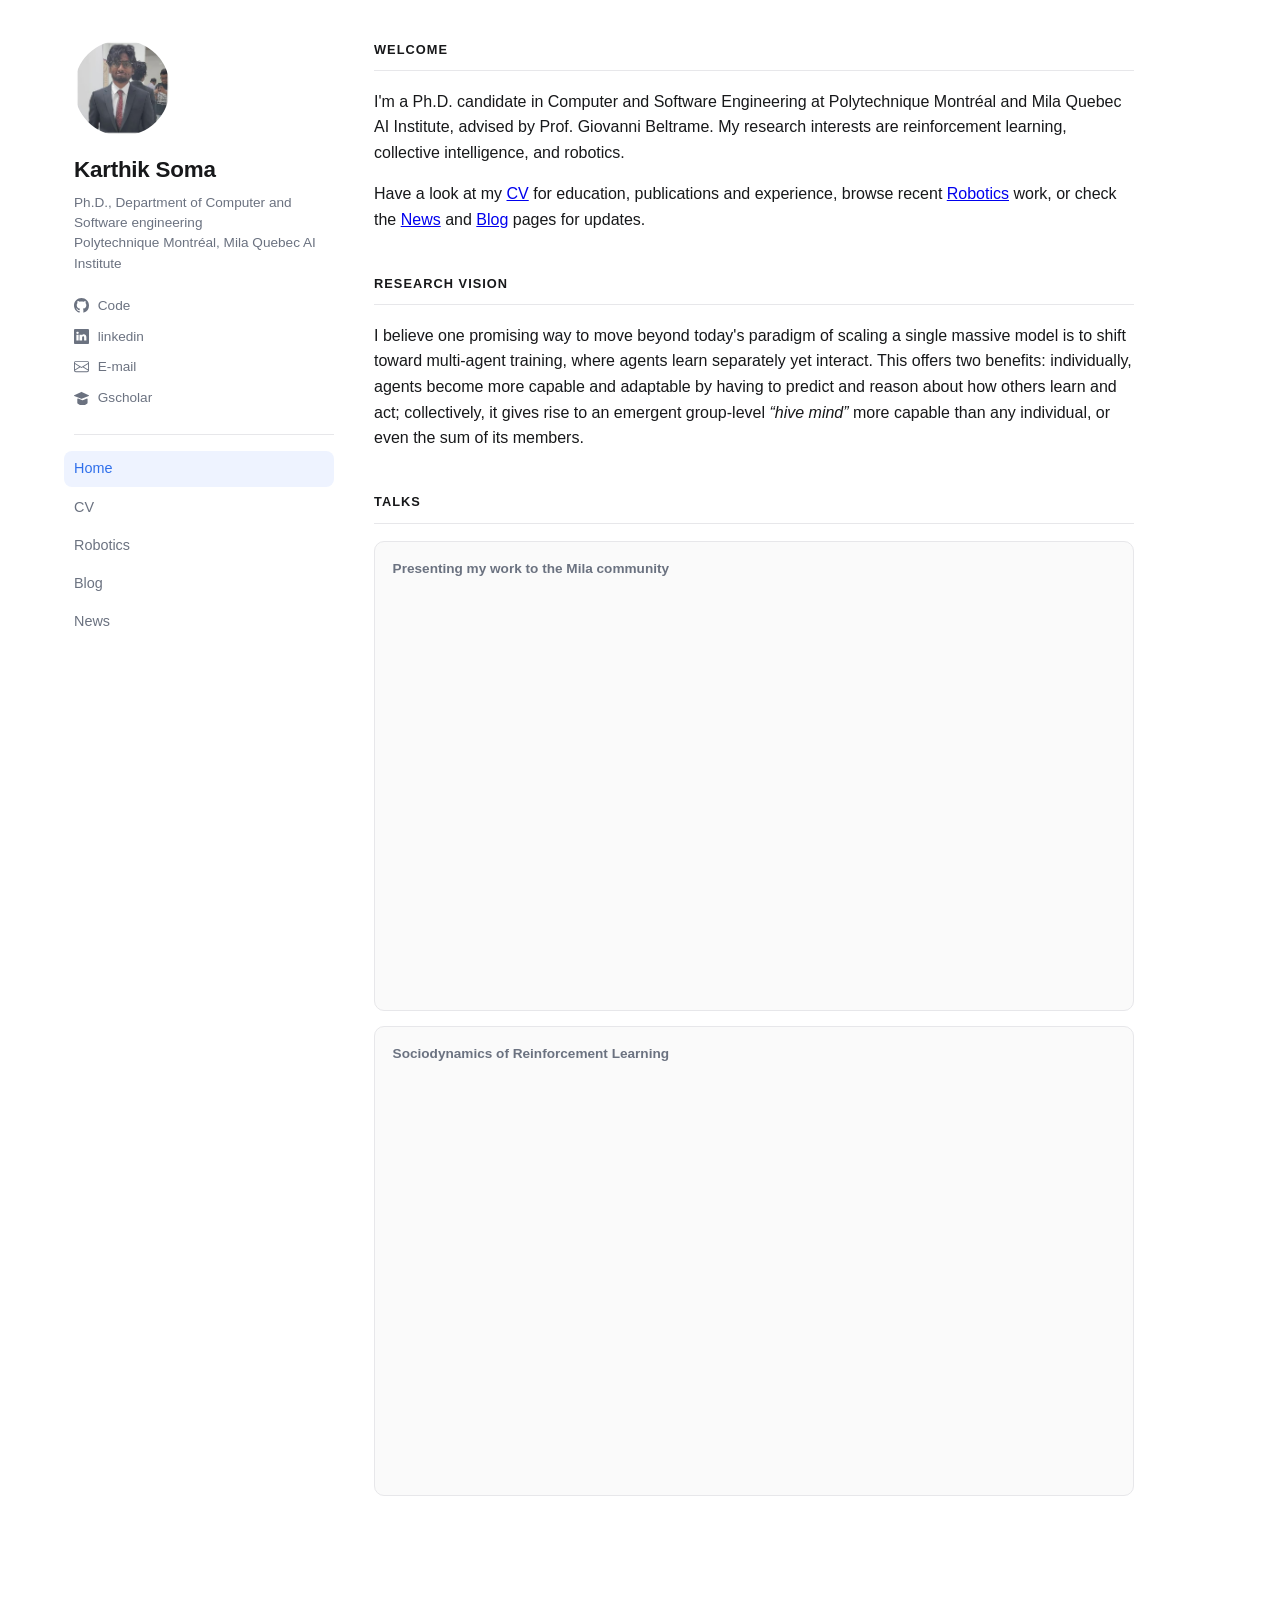
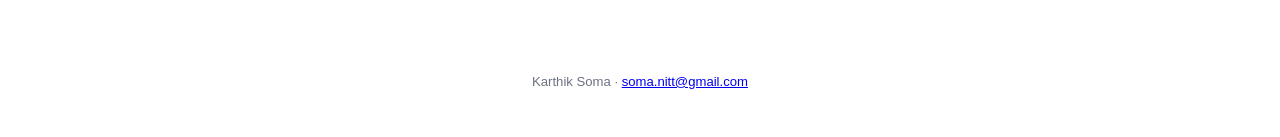
<file: index.html>
<!DOCTYPE html>
<html lang="en">
<head>
<meta charset="UTF-8">
<meta name="viewport" content="width=device-width, initial-scale=1.0">
<title>Karthik Soma</title>
<link rel="stylesheet" href="assets/css/style.css">
</head>
<body>

<div class="page">

<aside class="sidebar">
  <div class="avatar-wrap">
    <img class="avatar" src="assets/img/profile.jpg" alt="Karthik Soma"
         onerror="this.style.display='none'; this.nextElementSibling.style.display='flex';">
    <div class="avatar-fallback">KS</div>
  </div>

  <h1>Karthik Soma</h1>
  <p class="role-line">
    Ph.D., Department of Computer and Software engineering<br>
    Polytechnique Montréal, Mila Quebec AI Institute
  </p>

  <ul class="contact-list">
    <li><a href="https://github.com/karthiksomz">
      <svg viewBox="0 0 16 16"><path d="M8 0C3.58 0 0 3.58 0 8c0 3.54 2.29 6.53 5.47 7.59.4.07.55-.17.55-.38 0-.19-.01-.82-.01-1.49-2.01.37-2.53-.49-2.69-.94-.09-.23-.48-.94-.82-1.13-.28-.15-.68-.52-.01-.53.63-.01 1.08.58 1.23.82.72 1.21 1.87.87 2.33.66.07-.52.28-.87.51-1.07-1.78-.2-3.64-.89-3.64-3.95 0-.87.31-1.59.82-2.15-.08-.2-.36-1.02.08-2.12 0 0 .67-.21 2.2.82.64-.18 1.32-.27 2-.27.68 0 1.36.09 2 .27 1.53-1.04 2.2-.82 2.2-.82.44 1.1.16 1.92.08 2.12.51.56.82 1.27.82 2.15 0 3.07-1.87 3.75-3.65 3.95.29.25.54.73.54 1.48 0 1.07-.01 1.93-.01 2.2 0 .21.15.46.55.38A8.01 8.01 0 0 0 16 8c0-4.42-3.58-8-8-8z"/></svg>
      Code
    </a></li>
    <li><a href="https://www.linkedin.com/in/karthik-soma-b92166162/">
      <svg viewBox="0 0 16 16"><path d="M0 1.146C0 .513.526 0 1.175 0h13.65C15.474 0 16 .513 16 1.146v13.708C16 15.487 15.474 16 14.825 16H1.175C.526 16 0 15.487 0 14.854V1.146zM4.943 12.248V6.169H2.542v6.079h2.401zm-1.2-6.906c.837 0 1.358-.554 1.358-1.248-.015-.709-.52-1.248-1.342-1.248-.822 0-1.359.54-1.359 1.248 0 .694.521 1.248 1.327 1.248h.016zm4.908 6.906V8.884c0-.185.014-.369.068-.5.147-.369.483-.75 1.047-.75.738 0 1.033.56 1.033 1.382v3.232h2.4V8.75c0-2.22-1.185-3.25-2.766-3.25-1.274 0-1.845.7-2.165 1.192v.025h-.017l.017-.025V6.169h-2.4c.03.678 0 6.079 0 6.079h2.4z"/></svg>
      linkedin
    </a></li>
    <li><a href="mailto:soma.nitt@gmail.com">
      <svg viewBox="0 0 16 16"><path d="M0 4a2 2 0 0 1 2-2h12a2 2 0 0 1 2 2v8a2 2 0 0 1-2 2H2a2 2 0 0 1-2-2V4zm2-1a1 1 0 0 0-1 1v.217l7 4.2 7-4.2V4a1 1 0 0 0-1-1H2zm13 2.383-4.708 2.825L15 11.105V5.383zm-.034 6.876-5.64-3.471L8 9.583l-1.326-.795-5.64 3.47A1 1 0 0 0 2 13h12a1 1 0 0 0 .966-.741zM1 11.105l4.708-2.897L1 5.383v5.722z"/></svg>
      E-mail
    </a></li>
    <li><a href="https://scholar.google.ca/citations?user=eJ5jLXoAAAAJ&hl=en">
      <svg viewBox="0 0 16 16"><path d="M8.211 2.047a.5.5 0 0 0-.422 0l-7.5 3.5a.5.5 0 0 0 .017.912l7.5 3a.5.5 0 0 0 .388 0l7.5-3a.5.5 0 0 0 .017-.912l-7.5-3.5zM4.176 9.032a.5.5 0 0 0-.656.478v4.012c0 .834.895 1.291 1.484 1.784 1 .834 2.196 1.194 3.996 1.194s2.997-.36 3.997-1.194c.589-.493 1.484-.95 1.484-1.784V9.51a.5.5 0 0 0-.656-.478l-4.5 1.8a.5.5 0 0 1-.372 0l-4.5-1.8z"/></svg>
      Gscholar
    </a></li>
  </ul>

  <nav class="sidebar-nav">
    <a href="index.html" class="active">Home</a>
    <a href="cv.html">CV</a>
    <a href="demos.html">Robotics</a>
    <a href="blog.html">Blog</a>
    <a href="news.html">News</a>
  </nav>
</aside>

<main>

<section id="intro">
  <h2>Welcome</h2>
  <p>I'm a Ph.D. candidate in Computer and Software Engineering at Polytechnique Montréal and Mila Quebec AI Institute, advised by Prof. Giovanni Beltrame. My research interests are reinforcement learning, collective intelligence, and robotics.</p>
  <p>Have a look at my <a href="cv.html">CV</a> for education, publications and experience, browse recent <a href="demos.html">Robotics</a> work, or check the <a href="news.html">News</a> and <a href="blog.html">Blog</a> pages for updates.</p>
</section>

<section id="vision">
  <h2>Research Vision</h2>
  <p>I believe one promising way to move beyond today's paradigm of scaling a single massive model is to shift toward multi-agent training, where agents learn separately yet interact. This offers two benefits: individually, agents become more capable and adaptable by having to predict and reason about how others learn and act; collectively, it gives rise to an emergent group-level <em>&ldquo;hive mind&rdquo;</em> more capable than any individual, or even the sum of its members.</p>
</section>

<section id="talks">
  <h2>Talks</h2>
  <div class="entry">
    <div class="entry-meta">
      <span><strong>Presenting my work to the Mila community</strong></span>
    </div>
    <div class="video-wrap">
      <div id="mila-talk-player"></div>
    </div>
  </div>

  <div class="entry">
    <div class="entry-meta">
      <span><strong>Sociodynamics of Reinforcement Learning</strong></span>
    </div>
    <div class="video-wrap">
      <iframe src="https://www.youtube.com/embed/dHIXnFE4Jxk"
              title="Sociodynamics of Reinforcement Learning" frameborder="0"
              allow="accelerometer; autoplay; clipboard-write; encrypted-media; gyroscope; picture-in-picture"
              allowfullscreen></iframe>
    </div>
  </div>
</section>

<script src="https://www.youtube.com/iframe_api"></script>
<script>
var milaTalkStart = 3282;
var milaTalkEnd = 4182;
var milaTalkPlayer;
function onYouTubeIframeAPIReady() {
  milaTalkPlayer = new YT.Player('mila-talk-player', {
    videoId: 'PpSpdPhTOsk',
    playerVars: { start: milaTalkStart, end: milaTalkEnd },
    events: {
      onStateChange: function (e) {
        if (e.data === YT.PlayerState.ENDED) {
          milaTalkPlayer.seekTo(milaTalkStart);
          milaTalkPlayer.playVideo();
        }
      }
    }
  });
}
</script>

</main>

</div>

<footer class="site-footer">
  <p>Karthik Soma &middot; <a href="mailto:soma.nitt@gmail.com">soma.nitt@gmail.com</a></p>
</footer>

</body>
</html>
</file>
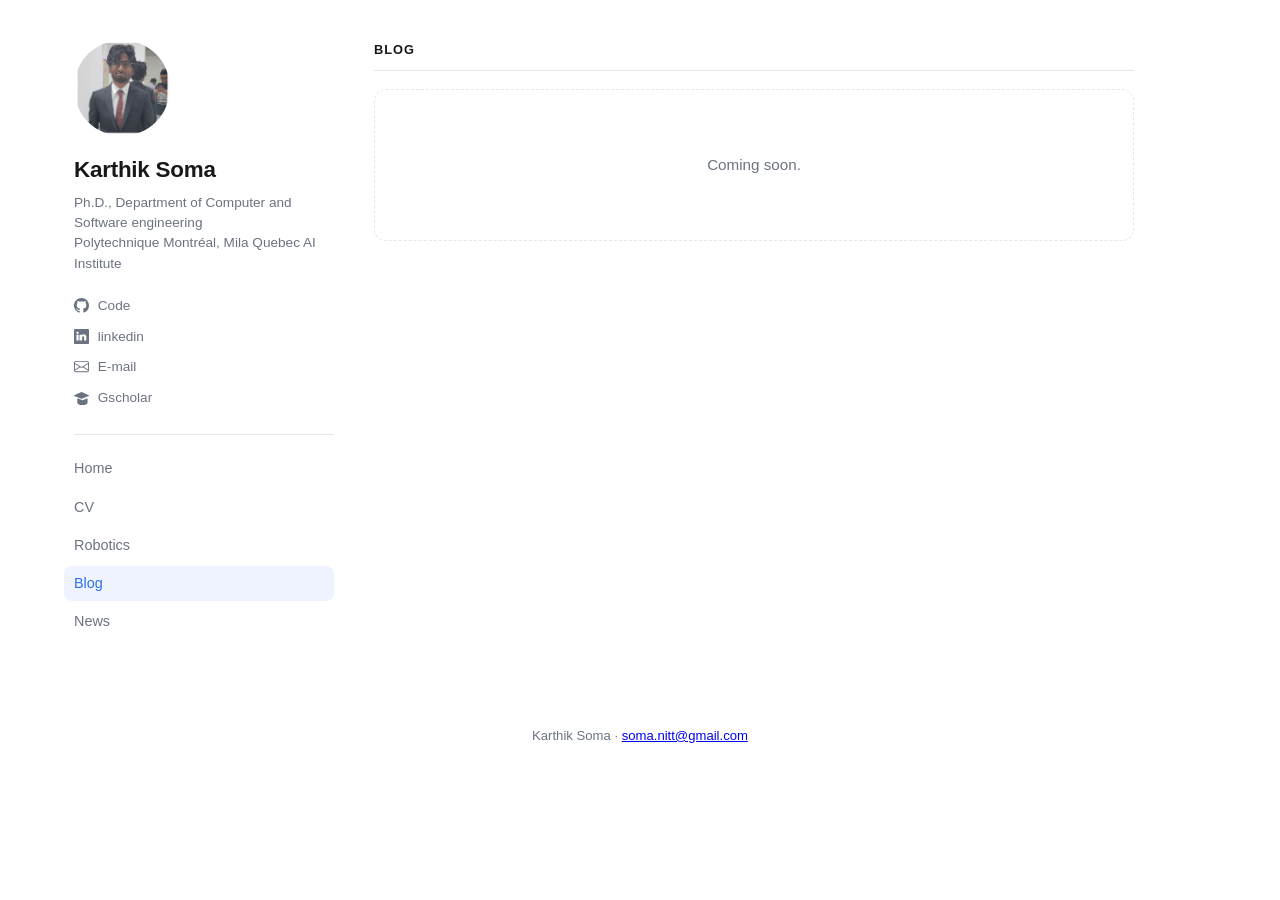
<file: blog.html>
<!DOCTYPE html>
<html lang="en">
<head>
<meta charset="UTF-8">
<meta name="viewport" content="width=device-width, initial-scale=1.0">
<title>Blog - Karthik Soma</title>
<link rel="stylesheet" href="assets/css/style.css">
</head>
<body>

<div class="page">

<aside class="sidebar">
  <div class="avatar-wrap">
    <img class="avatar" src="assets/img/profile.jpg" alt="Karthik Soma"
         onerror="this.style.display='none'; this.nextElementSibling.style.display='flex';">
    <div class="avatar-fallback">KS</div>
  </div>

  <h1>Karthik Soma</h1>
  <p class="role-line">
    Ph.D., Department of Computer and Software engineering<br>
    Polytechnique Montréal, Mila Quebec AI Institute
  </p>

  <ul class="contact-list">
    <li><a href="https://github.com/karthiksomz">
      <svg viewBox="0 0 16 16"><path d="M8 0C3.58 0 0 3.58 0 8c0 3.54 2.29 6.53 5.47 7.59.4.07.55-.17.55-.38 0-.19-.01-.82-.01-1.49-2.01.37-2.53-.49-2.69-.94-.09-.23-.48-.94-.82-1.13-.28-.15-.68-.52-.01-.53.63-.01 1.08.58 1.23.82.72 1.21 1.87.87 2.33.66.07-.52.28-.87.51-1.07-1.78-.2-3.64-.89-3.64-3.95 0-.87.31-1.59.82-2.15-.08-.2-.36-1.02.08-2.12 0 0 .67-.21 2.2.82.64-.18 1.32-.27 2-.27.68 0 1.36.09 2 .27 1.53-1.04 2.2-.82 2.2-.82.44 1.1.16 1.92.08 2.12.51.56.82 1.27.82 2.15 0 3.07-1.87 3.75-3.65 3.95.29.25.54.73.54 1.48 0 1.07-.01 1.93-.01 2.2 0 .21.15.46.55.38A8.01 8.01 0 0 0 16 8c0-4.42-3.58-8-8-8z"/></svg>
      Code
    </a></li>
    <li><a href="https://www.linkedin.com/in/karthik-soma-b92166162/">
      <svg viewBox="0 0 16 16"><path d="M0 1.146C0 .513.526 0 1.175 0h13.65C15.474 0 16 .513 16 1.146v13.708C16 15.487 15.474 16 14.825 16H1.175C.526 16 0 15.487 0 14.854V1.146zM4.943 12.248V6.169H2.542v6.079h2.401zm-1.2-6.906c.837 0 1.358-.554 1.358-1.248-.015-.709-.52-1.248-1.342-1.248-.822 0-1.359.54-1.359 1.248 0 .694.521 1.248 1.327 1.248h.016zm4.908 6.906V8.884c0-.185.014-.369.068-.5.147-.369.483-.75 1.047-.75.738 0 1.033.56 1.033 1.382v3.232h2.4V8.75c0-2.22-1.185-3.25-2.766-3.25-1.274 0-1.845.7-2.165 1.192v.025h-.017l.017-.025V6.169h-2.4c.03.678 0 6.079 0 6.079h2.4z"/></svg>
      linkedin
    </a></li>
    <li><a href="mailto:soma.nitt@gmail.com">
      <svg viewBox="0 0 16 16"><path d="M0 4a2 2 0 0 1 2-2h12a2 2 0 0 1 2 2v8a2 2 0 0 1-2 2H2a2 2 0 0 1-2-2V4zm2-1a1 1 0 0 0-1 1v.217l7 4.2 7-4.2V4a1 1 0 0 0-1-1H2zm13 2.383-4.708 2.825L15 11.105V5.383zm-.034 6.876-5.64-3.471L8 9.583l-1.326-.795-5.64 3.47A1 1 0 0 0 2 13h12a1 1 0 0 0 .966-.741zM1 11.105l4.708-2.897L1 5.383v5.722z"/></svg>
      E-mail
    </a></li>
    <li><a href="https://scholar.google.ca/citations?user=eJ5jLXoAAAAJ&hl=en">
      <svg viewBox="0 0 16 16"><path d="M8.211 2.047a.5.5 0 0 0-.422 0l-7.5 3.5a.5.5 0 0 0 .017.912l7.5 3a.5.5 0 0 0 .388 0l7.5-3a.5.5 0 0 0 .017-.912l-7.5-3.5zM4.176 9.032a.5.5 0 0 0-.656.478v4.012c0 .834.895 1.291 1.484 1.784 1 .834 2.196 1.194 3.996 1.194s2.997-.36 3.997-1.194c.589-.493 1.484-.95 1.484-1.784V9.51a.5.5 0 0 0-.656-.478l-4.5 1.8a.5.5 0 0 1-.372 0l-4.5-1.8z"/></svg>
      Gscholar
    </a></li>
  </ul>

  <nav class="sidebar-nav">
    <a href="index.html">Home</a>
    <a href="cv.html">CV</a>
    <a href="demos.html">Robotics</a>
    <a href="blog.html" class="active">Blog</a>
    <a href="news.html">News</a>
  </nav>
</aside>

<main>
<section>
  <h2>Blog</h2>
  <div class="placeholder-box">
    <p>Coming soon.</p>
  </div>
</section>
</main>

</div>

<footer class="site-footer">
  <p>Karthik Soma &middot; <a href="mailto:soma.nitt@gmail.com">soma.nitt@gmail.com</a></p>
</footer>

</body>
</html>
</file>
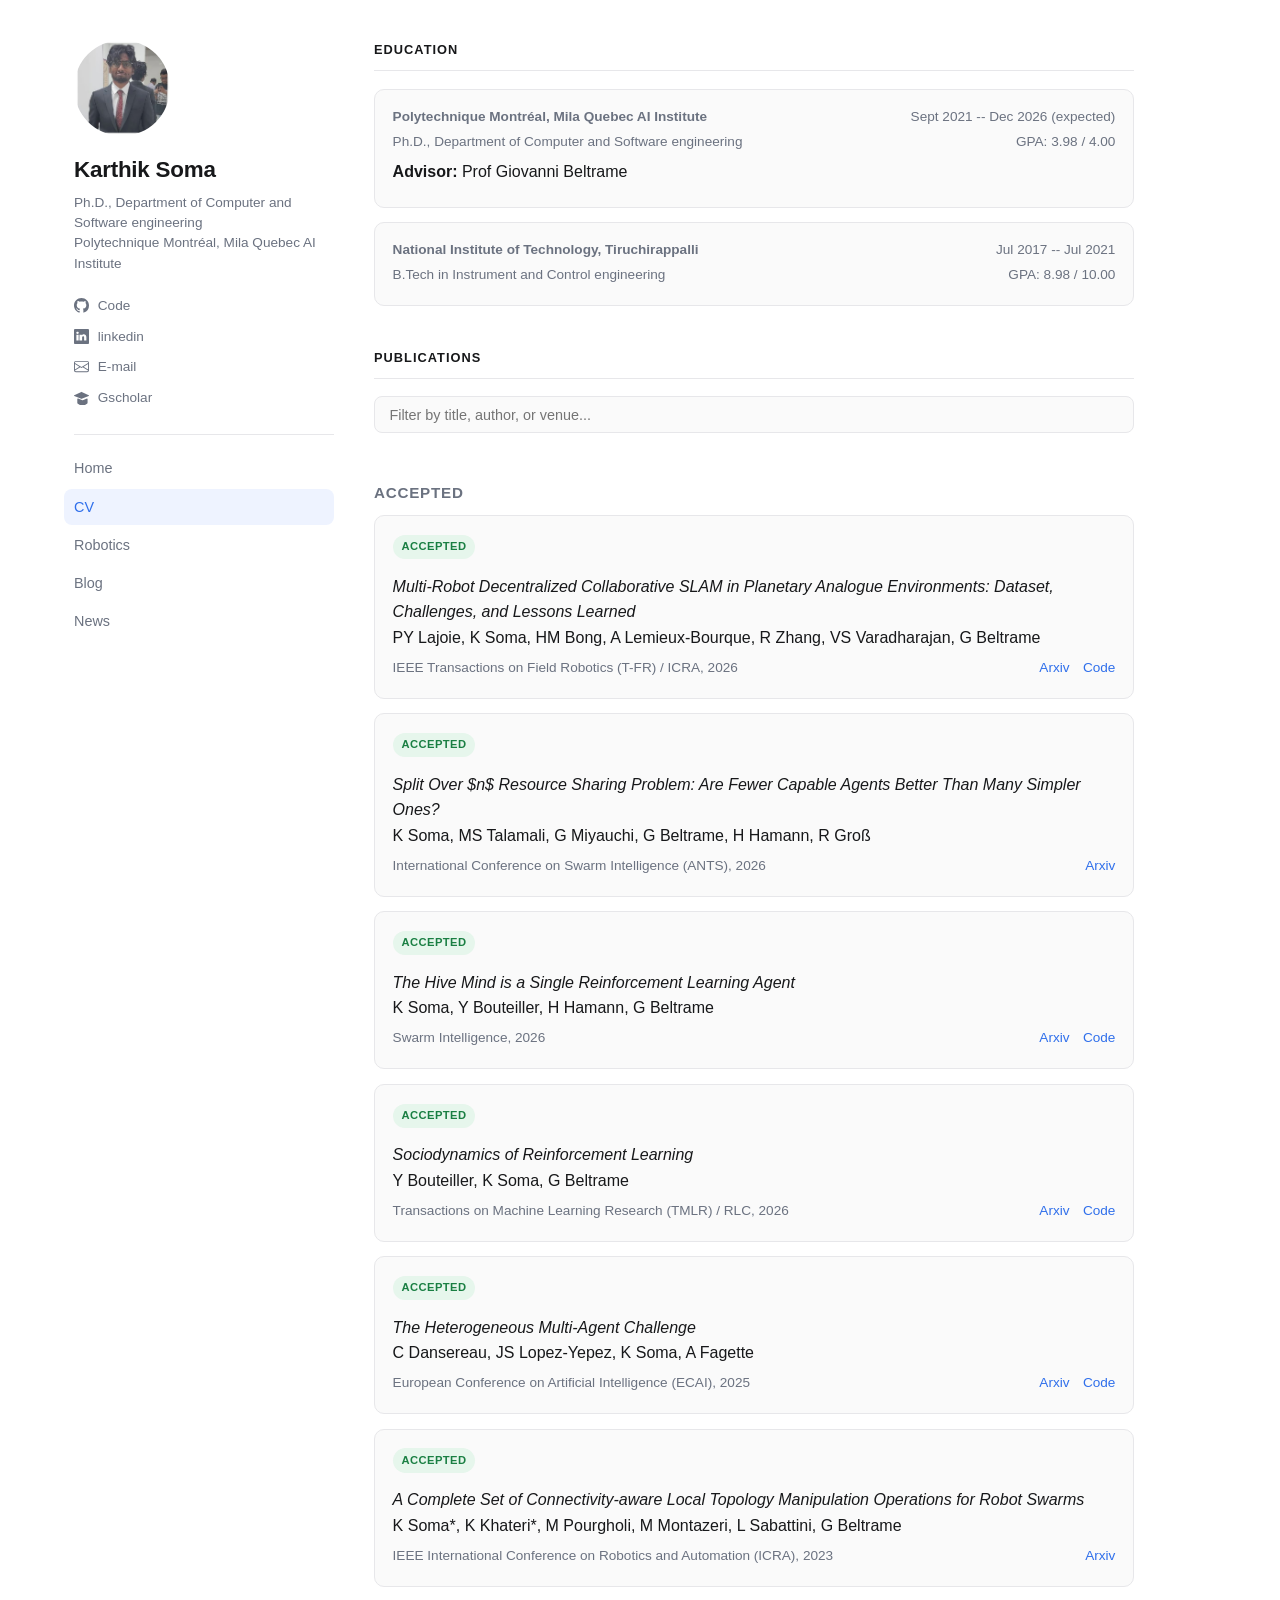
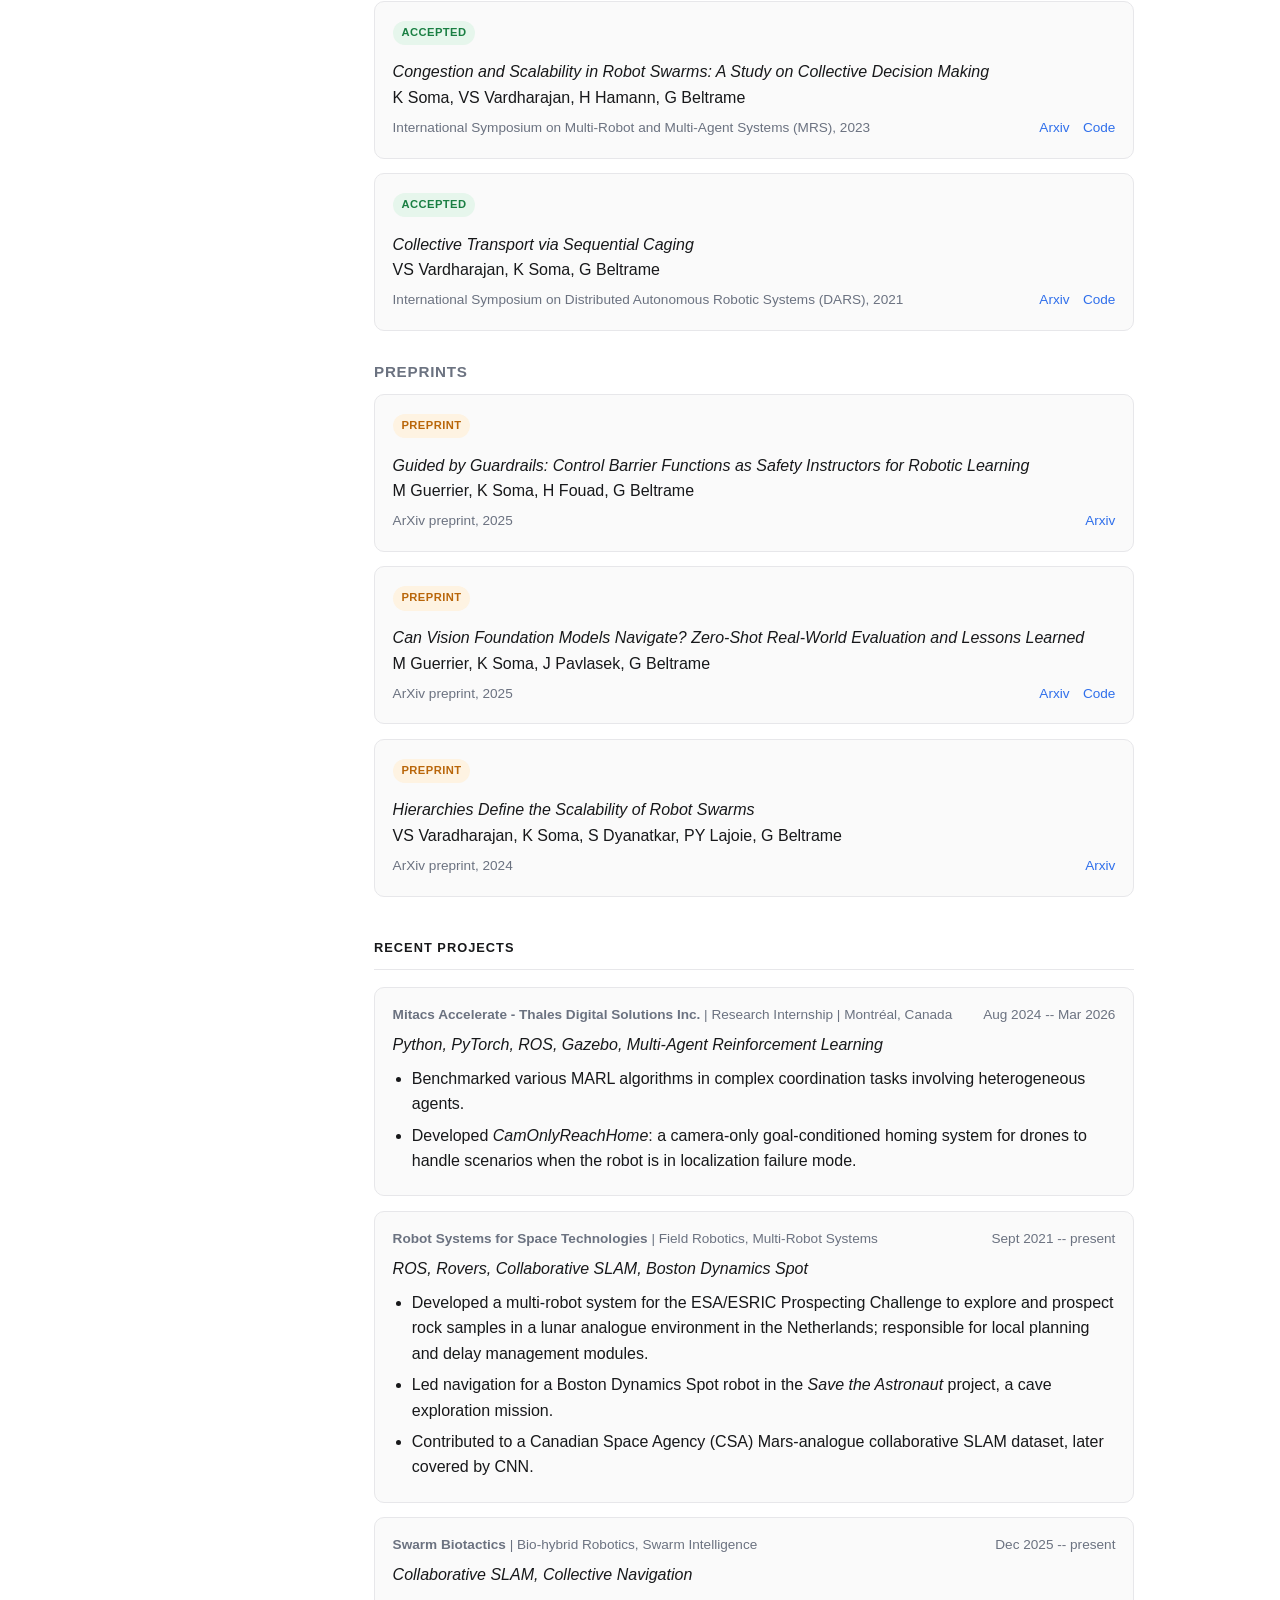
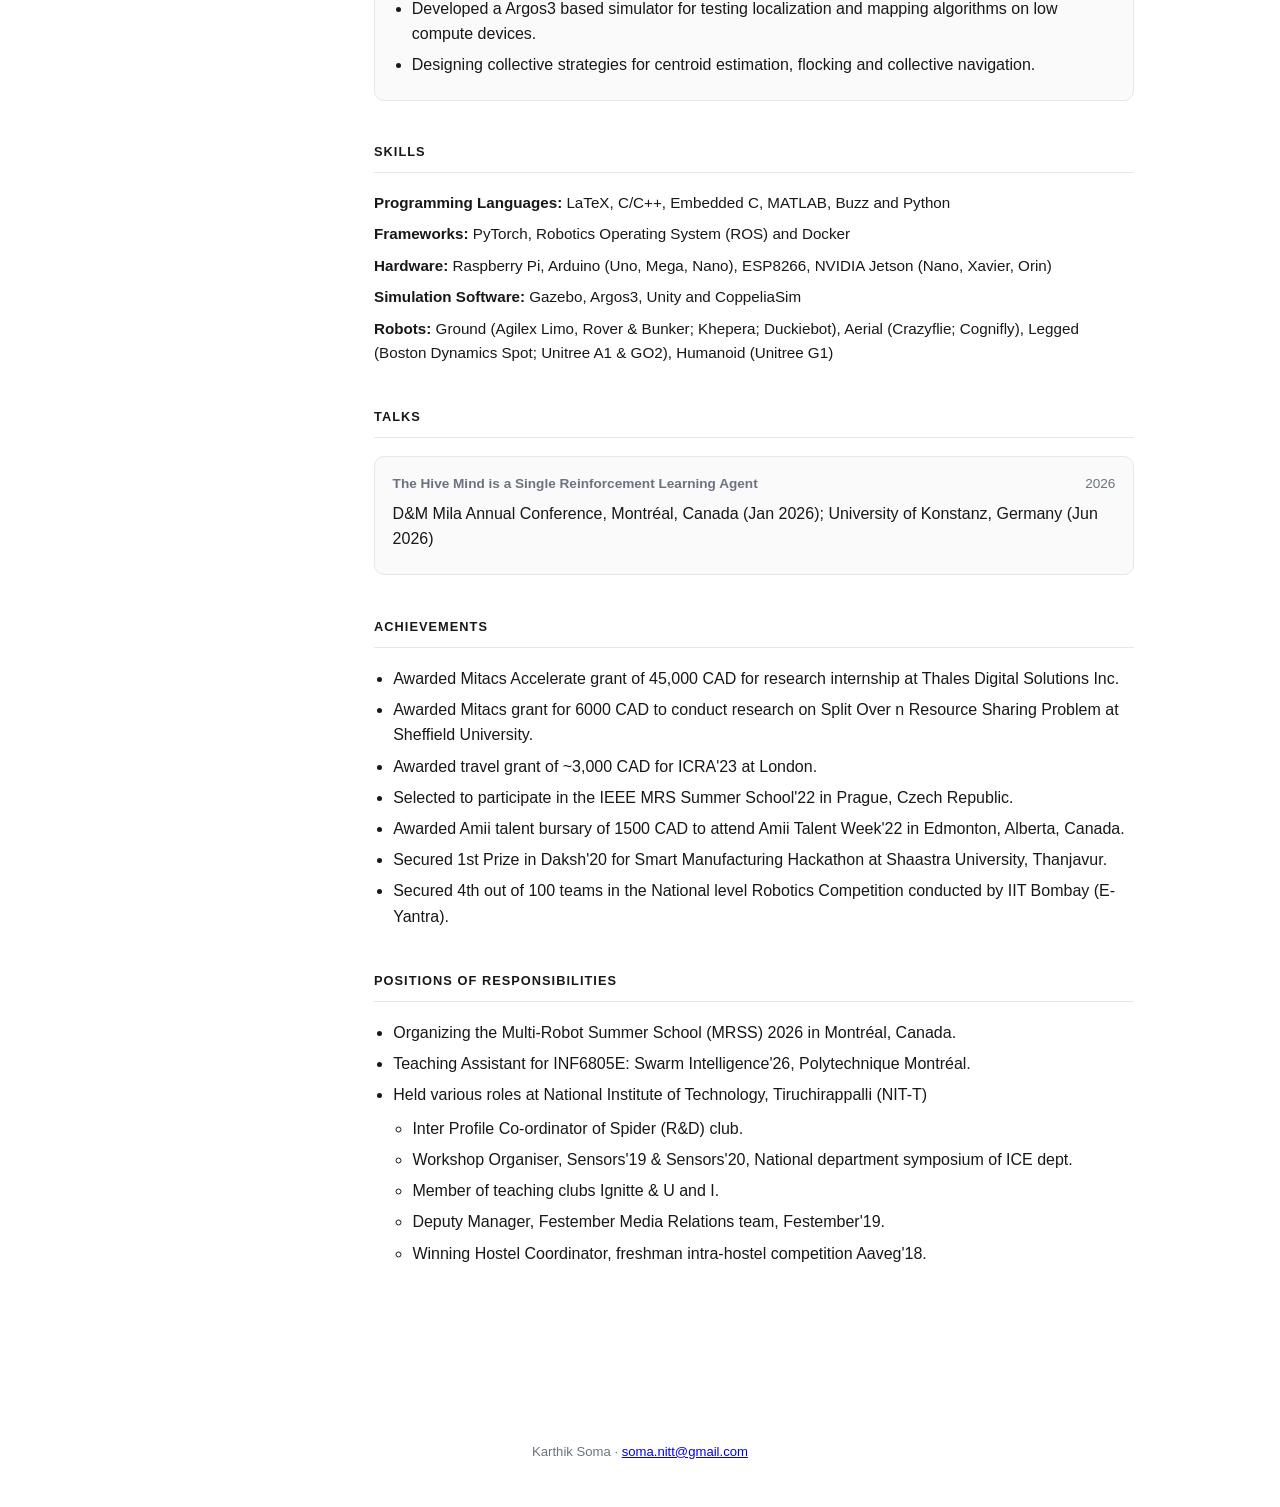
<file: cv.html>
<!DOCTYPE html>
<html lang="en">
<head>
<meta charset="UTF-8">
<meta name="viewport" content="width=device-width, initial-scale=1.0">
<title>CV - Karthik Soma</title>
<link rel="stylesheet" href="assets/css/style.css">
</head>
<body>

<div class="page">

<aside class="sidebar">
  <div class="avatar-wrap">
    <img class="avatar" src="assets/img/profile.jpg" alt="Karthik Soma"
         onerror="this.style.display='none'; this.nextElementSibling.style.display='flex';">
    <div class="avatar-fallback">KS</div>
  </div>

  <h1>Karthik Soma</h1>
  <p class="role-line">
    Ph.D., Department of Computer and Software engineering<br>
    Polytechnique Montréal, Mila Quebec AI Institute
  </p>

  <ul class="contact-list">
    <li><a href="https://github.com/karthiksomz">
      <svg viewBox="0 0 16 16"><path d="M8 0C3.58 0 0 3.58 0 8c0 3.54 2.29 6.53 5.47 7.59.4.07.55-.17.55-.38 0-.19-.01-.82-.01-1.49-2.01.37-2.53-.49-2.69-.94-.09-.23-.48-.94-.82-1.13-.28-.15-.68-.52-.01-.53.63-.01 1.08.58 1.23.82.72 1.21 1.87.87 2.33.66.07-.52.28-.87.51-1.07-1.78-.2-3.64-.89-3.64-3.95 0-.87.31-1.59.82-2.15-.08-.2-.36-1.02.08-2.12 0 0 .67-.21 2.2.82.64-.18 1.32-.27 2-.27.68 0 1.36.09 2 .27 1.53-1.04 2.2-.82 2.2-.82.44 1.1.16 1.92.08 2.12.51.56.82 1.27.82 2.15 0 3.07-1.87 3.75-3.65 3.95.29.25.54.73.54 1.48 0 1.07-.01 1.93-.01 2.2 0 .21.15.46.55.38A8.01 8.01 0 0 0 16 8c0-4.42-3.58-8-8-8z"/></svg>
      Code
    </a></li>
    <li><a href="https://www.linkedin.com/in/karthik-soma-b92166162/">
      <svg viewBox="0 0 16 16"><path d="M0 1.146C0 .513.526 0 1.175 0h13.65C15.474 0 16 .513 16 1.146v13.708C16 15.487 15.474 16 14.825 16H1.175C.526 16 0 15.487 0 14.854V1.146zM4.943 12.248V6.169H2.542v6.079h2.401zm-1.2-6.906c.837 0 1.358-.554 1.358-1.248-.015-.709-.52-1.248-1.342-1.248-.822 0-1.359.54-1.359 1.248 0 .694.521 1.248 1.327 1.248h.016zm4.908 6.906V8.884c0-.185.014-.369.068-.5.147-.369.483-.75 1.047-.75.738 0 1.033.56 1.033 1.382v3.232h2.4V8.75c0-2.22-1.185-3.25-2.766-3.25-1.274 0-1.845.7-2.165 1.192v.025h-.017l.017-.025V6.169h-2.4c.03.678 0 6.079 0 6.079h2.4z"/></svg>
      linkedin
    </a></li>
    <li><a href="mailto:soma.nitt@gmail.com">
      <svg viewBox="0 0 16 16"><path d="M0 4a2 2 0 0 1 2-2h12a2 2 0 0 1 2 2v8a2 2 0 0 1-2 2H2a2 2 0 0 1-2-2V4zm2-1a1 1 0 0 0-1 1v.217l7 4.2 7-4.2V4a1 1 0 0 0-1-1H2zm13 2.383-4.708 2.825L15 11.105V5.383zm-.034 6.876-5.64-3.471L8 9.583l-1.326-.795-5.64 3.47A1 1 0 0 0 2 13h12a1 1 0 0 0 .966-.741zM1 11.105l4.708-2.897L1 5.383v5.722z"/></svg>
      E-mail
    </a></li>
    <li><a href="https://scholar.google.ca/citations?user=eJ5jLXoAAAAJ&hl=en">
      <svg viewBox="0 0 16 16"><path d="M8.211 2.047a.5.5 0 0 0-.422 0l-7.5 3.5a.5.5 0 0 0 .017.912l7.5 3a.5.5 0 0 0 .388 0l7.5-3a.5.5 0 0 0 .017-.912l-7.5-3.5zM4.176 9.032a.5.5 0 0 0-.656.478v4.012c0 .834.895 1.291 1.484 1.784 1 .834 2.196 1.194 3.996 1.194s2.997-.36 3.997-1.194c.589-.493 1.484-.95 1.484-1.784V9.51a.5.5 0 0 0-.656-.478l-4.5 1.8a.5.5 0 0 1-.372 0l-4.5-1.8z"/></svg>
      Gscholar
    </a></li>
  </ul>

  <nav class="sidebar-nav">
    <a href="index.html">Home</a>
    <a href="cv.html" class="active">CV</a>
    <a href="demos.html">Robotics</a>
    <a href="blog.html">Blog</a>
    <a href="news.html">News</a>
  </nav>
</aside>

<main>

<section id="education">
  <h2>Education</h2>

  <div class="entry">
    <div class="entry-meta">
      <span><strong>Polytechnique Montréal, Mila Quebec AI Institute</strong></span>
      <span>Sept 2021 -- Dec 2026 (expected)</span>
    </div>
    <div class="entry-meta">
      <span>Ph.D., Department of Computer and Software engineering</span>
      <span>GPA: 3.98 / 4.00</span>
    </div>
    <p><strong>Advisor:</strong> Prof Giovanni Beltrame</p>
  </div>

  <div class="entry">
    <div class="entry-meta">
      <span><strong>National Institute of Technology, Tiruchirappalli</strong></span>
      <span>Jul 2017 -- Jul 2021</span>
    </div>
    <div class="entry-meta">
      <span>B.Tech in Instrument and Control engineering</span>
      <span>GPA: 8.98 / 10.00</span>
    </div>
  </div>
</section>

<section id="publications">
  <h2>Publications</h2>

  <input type="text" class="pub-filter" placeholder="Filter by title, author, or venue..." oninput="filterPubs(this.value)">

  <h3 class="entry-title">Accepted</h3>

  <div class="entry" data-pub>
    <span class="tag tag-accepted">Accepted</span>
    <p><em>Multi-Robot Decentralized Collaborative SLAM in Planetary Analogue Environments: Dataset, Challenges, and Lessons Learned</em><br>
    PY Lajoie, K Soma, HM Bong, A Lemieux-Bourque, R Zhang, VS Varadharajan, G Beltrame</p>
    <div class="entry-meta">
      <span>IEEE Transactions on Field Robotics (T-FR) / ICRA, 2026</span>
      <span class="pub-links">
        <a href="https://arxiv.org/abs/2601.21063">Arxiv</a>
        <a href="https://github.com/MISTLab/Mars_Analogue_CSLAM_Dataset">Code</a>
      </span>
    </div>
  </div>

  <div class="entry" data-pub>
    <span class="tag tag-accepted">Accepted</span>
    <p><em>Split Over $n$ Resource Sharing Problem: Are Fewer Capable Agents Better Than Many Simpler Ones?</em><br>
    K Soma, MS Talamali, G Miyauchi, G Beltrame, H Hamann, R Groß</p>
    <div class="entry-meta">
      <span>International Conference on Swarm Intelligence (ANTS), 2026</span>
      <span class="pub-links"><a href="https://arxiv.org/abs/2604.26374">Arxiv</a></span>
    </div>
  </div>

  <div class="entry" data-pub>
    <span class="tag tag-accepted">Accepted</span>
    <p><em>The Hive Mind is a Single Reinforcement Learning Agent</em><br>
    K Soma, Y Bouteiller, H Hamann, G Beltrame</p>
    <div class="entry-meta">
      <span>Swarm Intelligence, 2026</span>
      <span class="pub-links">
        <a href="https://arxiv.org/abs/2410.17517">Arxiv</a>
        <a href="https://github.com/MISTLab/HiveMindRL">Code</a>
      </span>
    </div>
  </div>

  <div class="entry" data-pub>
    <span class="tag tag-accepted">Accepted</span>
    <p><em>Sociodynamics of Reinforcement Learning</em><br>
    Y Bouteiller, K Soma, G Beltrame</p>
    <div class="entry-meta">
      <span>Transactions on Machine Learning Research (TMLR) / RLC, 2026</span>
      <span class="pub-links">
        <a href="https://arxiv.org/abs/2410.17466">Arxiv</a>
        <a href="https://github.com/MISTLab/RL-societies">Code</a>
      </span>
    </div>
  </div>

  <div class="entry" data-pub>
    <span class="tag tag-accepted">Accepted</span>
    <p><em>The Heterogeneous Multi-Agent Challenge</em><br>
    C Dansereau, JS Lopez-Yepez, K Soma, A Fagette</p>
    <div class="entry-meta">
      <span>European Conference on Artificial Intelligence (ECAI), 2025</span>
      <span class="pub-links">
        <a href="https://arxiv.org/abs/2509.19512">Arxiv</a>
        <a href="https://github.com/ThalesGroup/hemac">Code</a>
      </span>
    </div>
  </div>

  <div class="entry" data-pub>
    <span class="tag tag-accepted">Accepted</span>
    <p><em>A Complete Set of Connectivity-aware Local Topology Manipulation Operations for Robot Swarms</em><br>
    K Soma*, K Khateri*, M Pourgholi, M Montazeri, L Sabattini, G Beltrame</p>
    <div class="entry-meta">
      <span>IEEE International Conference on Robotics and Automation (ICRA), 2023</span>
      <span class="pub-links"><a href="https://arxiv.org/abs/2210.00037">Arxiv</a></span>
    </div>
  </div>

  <div class="entry" data-pub>
    <span class="tag tag-accepted">Accepted</span>
    <p><em>Congestion and Scalability in Robot Swarms: A Study on Collective Decision Making</em><br>
    K Soma, VS Vardharajan, H Hamann, G Beltrame</p>
    <div class="entry-meta">
      <span>International Symposium on Multi-Robot and Multi-Agent Systems (MRS), 2023</span>
      <span class="pub-links">
        <a href="https://arxiv.org/abs/2307.08568">Arxiv</a>
        <a href="https://github.com/MISTLab/Congestion-Scalability">Code</a>
      </span>
    </div>
  </div>

  <div class="entry" data-pub>
    <span class="tag tag-accepted">Accepted</span>
    <p><em>Collective Transport via Sequential Caging</em><br>
    VS Vardharajan, K Soma, G Beltrame</p>
    <div class="entry-meta">
      <span>International Symposium on Distributed Autonomous Robotic Systems (DARS), 2021</span>
      <span class="pub-links">
        <a href="https://arxiv.org/abs/2106.03132">Arxiv</a>
        <a href="https://github.com/MISTLab/SwarmHaul">Code</a>
      </span>
    </div>
  </div>

  <h3 class="entry-title">Preprints</h3>

  <div class="entry" data-pub>
    <span class="tag tag-preprint">Preprint</span>
    <p><em>Guided by Guardrails: Control Barrier Functions as Safety Instructors for Robotic Learning</em><br>
    M Guerrier, K Soma, H Fouad, G Beltrame</p>
    <div class="entry-meta">
      <span>ArXiv preprint, 2025</span>
      <span class="pub-links"><a href="https://arxiv.org/abs/2505.18858">Arxiv</a></span>
    </div>
  </div>

  <div class="entry" data-pub>
    <span class="tag tag-preprint">Preprint</span>
    <p><em>Can Vision Foundation Models Navigate? Zero-Shot Real-World Evaluation and Lessons Learned</em><br>
    M Guerrier, K Soma, J Pavlasek, G Beltrame</p>
    <div class="entry-meta">
      <span>ArXiv preprint, 2025</span>
      <span class="pub-links">
        <a href="https://arxiv.org/abs/2603.25937">Arxiv</a>
        <a href="https://github.com/MaevaGuerrier/vnm-zeroshot-eval">Code</a>
      </span>
    </div>
  </div>

  <div class="entry" data-pub>
    <span class="tag tag-preprint">Preprint</span>
    <p><em>Hierarchies Define the Scalability of Robot Swarms</em><br>
    VS Varadharajan, K Soma, S Dyanatkar, PY Lajoie, G Beltrame</p>
    <div class="entry-meta">
      <span>ArXiv preprint, 2024</span>
      <span class="pub-links"><a href="https://arxiv.org/abs/2405.02417">Arxiv</a></span>
    </div>
  </div>
</section>

<section id="projects">
  <h2>Recent Projects</h2>

  <div class="entry">
    <div class="entry-meta">
      <span><strong>Mitacs Accelerate - Thales Digital Solutions Inc.</strong> | Research Internship | Montréal, Canada</span>
      <span>Aug 2024 -- Mar 2026</span>
    </div>
    <p><em>Python, PyTorch, ROS, Gazebo, Multi-Agent Reinforcement Learning</em></p>
    <ul class="plain">
      <li>Benchmarked various MARL algorithms in complex coordination tasks involving heterogeneous agents.</li>
      <li>Developed <em>CamOnlyReachHome</em>: a camera-only goal-conditioned homing system for drones to handle scenarios when the robot is in localization failure mode.</li>
    </ul>
  </div>

  <div class="entry">
    <div class="entry-meta">
      <span><strong>Robot Systems for Space Technologies</strong> | Field Robotics, Multi-Robot Systems</span>
      <span>Sept 2021 -- present</span>
    </div>
    <p><em>ROS, Rovers, Collaborative SLAM, Boston Dynamics Spot</em></p>
    <ul class="plain">
      <li>Developed a multi-robot system for the ESA/ESRIC Prospecting Challenge to explore and prospect rock samples in a lunar analogue environment in the Netherlands; responsible for local planning and delay management modules.</li>
      <li>Led navigation for a Boston Dynamics Spot robot in the <em>Save the Astronaut</em> project, a cave exploration mission.</li>
      <li>Contributed to a Canadian Space Agency (CSA) Mars-analogue collaborative SLAM dataset, later covered by CNN.</li>
    </ul>
  </div>

  <div class="entry">
    <div class="entry-meta">
      <span><strong>Swarm Biotactics</strong> | Bio-hybrid Robotics, Swarm Intelligence</span>
      <span>Dec 2025 -- present</span>
    </div>
    <p><em>Collaborative SLAM, Collective Navigation</em></p>
    <ul class="plain">
      <li>Developed a Argos3 based simulator for testing localization and mapping algorithms on low compute devices.</li>
      <li>Designing collective strategies for centroid estimation, flocking and collective navigation.</li>
    </ul>
  </div>
</section>

<section id="skills">
  <h2>Skills</h2>
  <div class="skills-grid">
    <p><strong>Programming Languages:</strong> LaTeX, C/C++, Embedded C, MATLAB, Buzz and Python</p>
    <p><strong>Frameworks:</strong> PyTorch, Robotics Operating System (ROS) and Docker</p>
    <p><strong>Hardware:</strong> Raspberry Pi, Arduino (Uno, Mega, Nano), ESP8266, NVIDIA Jetson (Nano, Xavier, Orin)</p>
    <p><strong>Simulation Software:</strong> Gazebo, Argos3, Unity and CoppeliaSim</p>
    <p><strong>Robots:</strong> Ground (Agilex Limo, Rover &amp; Bunker; Khepera; Duckiebot), Aerial (Crazyflie; Cognifly), Legged (Boston Dynamics Spot; Unitree A1 &amp; GO2), Humanoid (Unitree G1)</p>
  </div>
</section>

<section id="talks">
  <h2>Talks</h2>
  <div class="entry">
    <div class="entry-meta">
      <span><strong>The Hive Mind is a Single Reinforcement Learning Agent</strong></span>
      <span>2026</span>
    </div>
    <p>D&amp;M Mila Annual Conference, Montréal, Canada (Jan 2026); University of Konstanz, Germany (Jun 2026)</p>
  </div>
</section>

<section id="achievements">
  <h2>Achievements</h2>
  <ul class="plain">
    <li>Awarded Mitacs Accelerate grant of 45,000 CAD for research internship at Thales Digital Solutions Inc.</li>
    <li>Awarded Mitacs grant for 6000 CAD to conduct research on Split Over n Resource Sharing Problem at Sheffield University.</li>
    <li>Awarded travel grant of ~3,000 CAD for ICRA'23 at London.</li>
    <li>Selected to participate in the IEEE MRS Summer School'22 in Prague, Czech Republic.</li>
    <li>Awarded Amii talent bursary of 1500 CAD to attend Amii Talent Week'22 in Edmonton, Alberta, Canada.</li>
    <li>Secured 1st Prize in Daksh'20 for Smart Manufacturing Hackathon at Shaastra University, Thanjavur.</li>
    <li>Secured 4th out of 100 teams in the National level Robotics Competition conducted by IIT Bombay (E-Yantra).</li>
  </ul>
</section>

<section id="positions">
  <h2>Positions of Responsibilities</h2>
  <ul class="plain">
    <li>Organizing the Multi-Robot Summer School (MRSS) 2026 in Montréal, Canada.</li>
    <li>Teaching Assistant for INF6805E: Swarm Intelligence'26, Polytechnique Montréal.</li>
    <li>Held various roles at National Institute of Technology, Tiruchirappalli (NIT-T)
      <ul class="plain">
        <li>Inter Profile Co-ordinator of Spider (R&amp;D) club.</li>
        <li>Workshop Organiser, Sensors'19 &amp; Sensors'20, National department symposium of ICE dept.</li>
        <li>Member of teaching clubs Ignitte &amp; U and I.</li>
        <li>Deputy Manager, Festember Media Relations team, Festember'19.</li>
        <li>Winning Hostel Coordinator, freshman intra-hostel competition Aaveg'18.</li>
      </ul>
    </li>
  </ul>
</section>

</main>

</div>

<footer class="site-footer">
  <p>Karthik Soma &middot; <a href="mailto:soma.nitt@gmail.com">soma.nitt@gmail.com</a></p>
</footer>

<script>
function filterPubs(query) {
  var q = query.trim().toLowerCase();
  document.querySelectorAll('[data-pub]').forEach(function (el) {
    var match = el.textContent.toLowerCase().indexOf(q) !== -1;
    el.hidden = q.length > 0 && !match;
  });
}
</script>

</body>
</html>
</file>
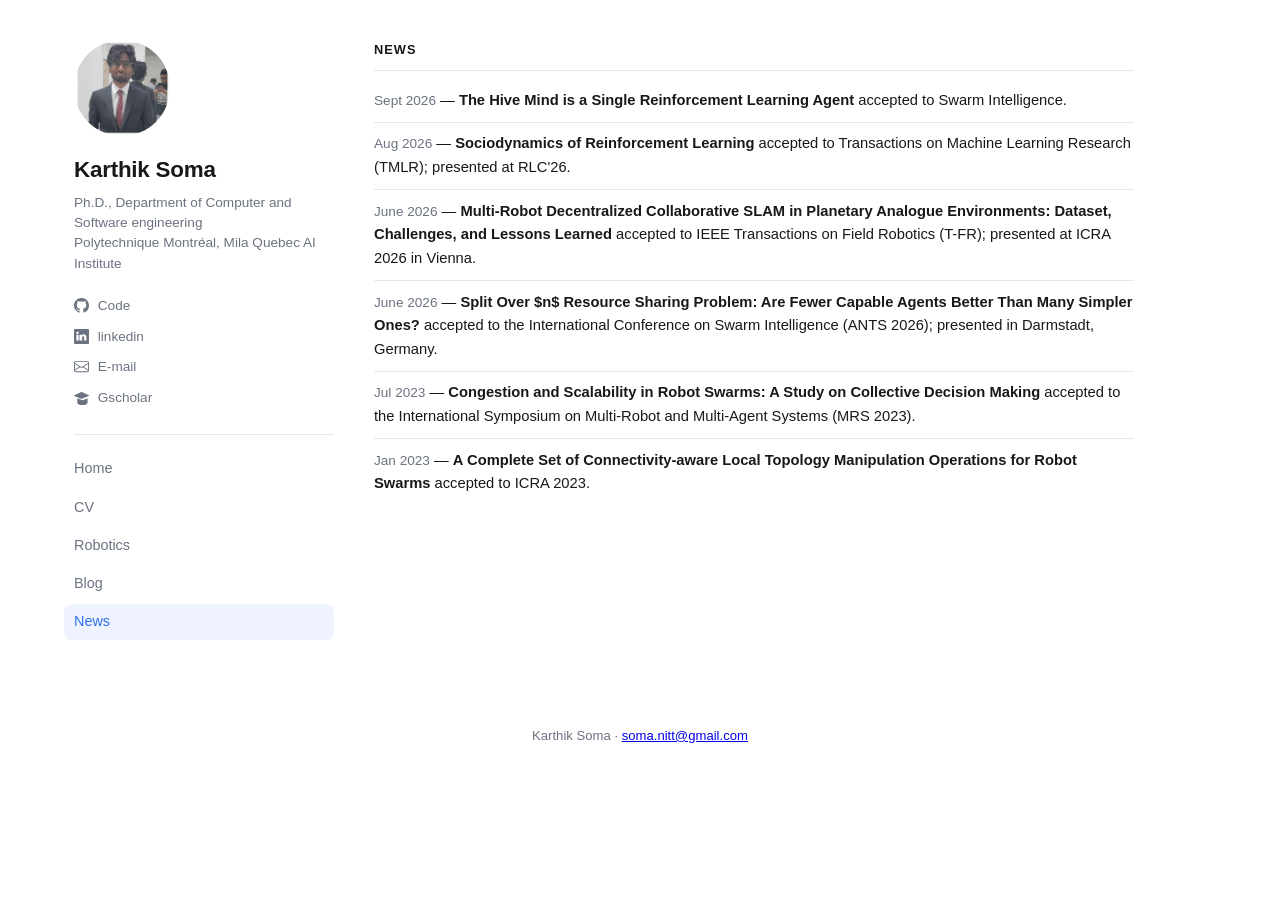
<file: news.html>
<!DOCTYPE html>
<html lang="en">
<head>
<meta charset="UTF-8">
<meta name="viewport" content="width=device-width, initial-scale=1.0">
<title>News - Karthik Soma</title>
<link rel="stylesheet" href="assets/css/style.css">
</head>
<body>

<div class="page">

<aside class="sidebar">
  <div class="avatar-wrap">
    <img class="avatar" src="assets/img/profile.jpg" alt="Karthik Soma"
         onerror="this.style.display='none'; this.nextElementSibling.style.display='flex';">
    <div class="avatar-fallback">KS</div>
  </div>

  <h1>Karthik Soma</h1>
  <p class="role-line">
    Ph.D., Department of Computer and Software engineering<br>
    Polytechnique Montréal, Mila Quebec AI Institute
  </p>

  <ul class="contact-list">
    <li><a href="https://github.com/karthiksomz">
      <svg viewBox="0 0 16 16"><path d="M8 0C3.58 0 0 3.58 0 8c0 3.54 2.29 6.53 5.47 7.59.4.07.55-.17.55-.38 0-.19-.01-.82-.01-1.49-2.01.37-2.53-.49-2.69-.94-.09-.23-.48-.94-.82-1.13-.28-.15-.68-.52-.01-.53.63-.01 1.08.58 1.23.82.72 1.21 1.87.87 2.33.66.07-.52.28-.87.51-1.07-1.78-.2-3.64-.89-3.64-3.95 0-.87.31-1.59.82-2.15-.08-.2-.36-1.02.08-2.12 0 0 .67-.21 2.2.82.64-.18 1.32-.27 2-.27.68 0 1.36.09 2 .27 1.53-1.04 2.2-.82 2.2-.82.44 1.1.16 1.92.08 2.12.51.56.82 1.27.82 2.15 0 3.07-1.87 3.75-3.65 3.95.29.25.54.73.54 1.48 0 1.07-.01 1.93-.01 2.2 0 .21.15.46.55.38A8.01 8.01 0 0 0 16 8c0-4.42-3.58-8-8-8z"/></svg>
      Code
    </a></li>
    <li><a href="https://www.linkedin.com/in/karthik-soma-b92166162/">
      <svg viewBox="0 0 16 16"><path d="M0 1.146C0 .513.526 0 1.175 0h13.65C15.474 0 16 .513 16 1.146v13.708C16 15.487 15.474 16 14.825 16H1.175C.526 16 0 15.487 0 14.854V1.146zM4.943 12.248V6.169H2.542v6.079h2.401zm-1.2-6.906c.837 0 1.358-.554 1.358-1.248-.015-.709-.52-1.248-1.342-1.248-.822 0-1.359.54-1.359 1.248 0 .694.521 1.248 1.327 1.248h.016zm4.908 6.906V8.884c0-.185.014-.369.068-.5.147-.369.483-.75 1.047-.75.738 0 1.033.56 1.033 1.382v3.232h2.4V8.75c0-2.22-1.185-3.25-2.766-3.25-1.274 0-1.845.7-2.165 1.192v.025h-.017l.017-.025V6.169h-2.4c.03.678 0 6.079 0 6.079h2.4z"/></svg>
      linkedin
    </a></li>
    <li><a href="mailto:soma.nitt@gmail.com">
      <svg viewBox="0 0 16 16"><path d="M0 4a2 2 0 0 1 2-2h12a2 2 0 0 1 2 2v8a2 2 0 0 1-2 2H2a2 2 0 0 1-2-2V4zm2-1a1 1 0 0 0-1 1v.217l7 4.2 7-4.2V4a1 1 0 0 0-1-1H2zm13 2.383-4.708 2.825L15 11.105V5.383zm-.034 6.876-5.64-3.471L8 9.583l-1.326-.795-5.64 3.47A1 1 0 0 0 2 13h12a1 1 0 0 0 .966-.741zM1 11.105l4.708-2.897L1 5.383v5.722z"/></svg>
      E-mail
    </a></li>
    <li><a href="https://scholar.google.ca/citations?user=eJ5jLXoAAAAJ&hl=en">
      <svg viewBox="0 0 16 16"><path d="M8.211 2.047a.5.5 0 0 0-.422 0l-7.5 3.5a.5.5 0 0 0 .017.912l7.5 3a.5.5 0 0 0 .388 0l7.5-3a.5.5 0 0 0 .017-.912l-7.5-3.5zM4.176 9.032a.5.5 0 0 0-.656.478v4.012c0 .834.895 1.291 1.484 1.784 1 .834 2.196 1.194 3.996 1.194s2.997-.36 3.997-1.194c.589-.493 1.484-.95 1.484-1.784V9.51a.5.5 0 0 0-.656-.478l-4.5 1.8a.5.5 0 0 1-.372 0l-4.5-1.8z"/></svg>
      Gscholar
    </a></li>
  </ul>

  <nav class="sidebar-nav">
    <a href="index.html">Home</a>
    <a href="cv.html">CV</a>
    <a href="demos.html">Robotics</a>
    <a href="blog.html">Blog</a>
    <a href="news.html" class="active">News</a>
  </nav>
</aside>

<main>
<section>
  <h2>News</h2>
  <ul class="news-list">
    <li><span class="news-date">Sept 2026</span> &mdash; <strong>The Hive Mind is a Single Reinforcement Learning Agent</strong> accepted to Swarm Intelligence.</li>
    <li><span class="news-date">Aug 2026</span> &mdash; <strong>Sociodynamics of Reinforcement Learning</strong> accepted to Transactions on Machine Learning Research (TMLR); presented at RLC'26.</li>
    <li><span class="news-date">June 2026</span> &mdash; <strong>Multi-Robot Decentralized Collaborative SLAM in Planetary Analogue Environments: Dataset, Challenges, and Lessons Learned</strong> accepted to IEEE Transactions on Field Robotics (T-FR); presented at ICRA 2026 in Vienna.</li>
    <li><span class="news-date">June 2026</span> &mdash; <strong>Split Over $n$ Resource Sharing Problem: Are Fewer Capable Agents Better Than Many Simpler Ones?</strong> accepted to the International Conference on Swarm Intelligence (ANTS 2026); presented in Darmstadt, Germany.</li>
    <li><span class="news-date">Jul 2023</span> &mdash; <strong>Congestion and Scalability in Robot Swarms: A Study on Collective Decision Making</strong> accepted to the International Symposium on Multi-Robot and Multi-Agent Systems (MRS 2023).</li>
    <li><span class="news-date">Jan 2023</span> &mdash; <strong>A Complete Set of Connectivity-aware Local Topology Manipulation Operations for Robot Swarms</strong> accepted to ICRA 2023.</li>
  </ul>
</section>
</main>

</div>

<footer class="site-footer">
  <p>Karthik Soma &middot; <a href="mailto:soma.nitt@gmail.com">soma.nitt@gmail.com</a></p>
</footer>

</body>
</html>
</file>
<file: assets/css/style.css>
:root {
  --accent: #2f6feb;
  --accent-soft: #eef3ff;
  --tag-accepted-bg: #e6f6ec;
  --tag-accepted-fg: #1a7f43;
  --tag-preprint-bg: #fef3e2;
  --tag-preprint-fg: #b9660a;
  --text: #17181a;
  --muted: #6b7280;
  --bg: #ffffff;
  --surface: #fafafa;
  --border: #e7e7ea;
  --sidebar-width: 260px;
  --max-width: 760px;
}

* { box-sizing: border-box; }

body {
  margin: 0;
  font-family: -apple-system, BlinkMacSystemFont, "Segoe UI", Roboto, Helvetica, Arial, sans-serif;
  color: var(--text);
  background: var(--bg);
  line-height: 1.6;
  -webkit-font-smoothing: antialiased;
}

.page {
  display: flex;
  align-items: flex-start;
  max-width: 1180px;
  margin: 0 auto;
  gap: 2.5rem;
  padding: 2.5rem 1.5rem;
}

/* Sidebar */

aside.sidebar {
  width: var(--sidebar-width);
  flex-shrink: 0;
  position: sticky;
  top: 2.5rem;
}

.avatar-wrap {
  width: 96px;
  height: 96px;
  margin-bottom: 1rem;
  position: relative;
}

.avatar-wrap img.avatar {
  width: 96px;
  height: 96px;
  border-radius: 50%;
  object-fit: cover;
  display: block;
}

.avatar-fallback {
  display: none;
  width: 96px;
  height: 96px;
  border-radius: 50%;
  background: var(--accent-soft);
  color: var(--accent);
  align-items: center;
  justify-content: center;
  font-weight: 700;
  font-size: 1.6rem;
  letter-spacing: 0.02em;
}

aside.sidebar h1 {
  margin: 0 0 0.3rem;
  font-size: 1.4rem;
  font-weight: 700;
  letter-spacing: -0.01em;
}

.role-line {
  margin: 0 0 1.3rem;
  font-size: 0.85rem;
  color: var(--muted);
  line-height: 1.5;
}

ul.contact-list {
  list-style: none;
  margin: 0 0 1.6rem;
  padding: 0;
  display: flex;
  flex-direction: column;
  gap: 0.55rem;
}

ul.contact-list li a {
  display: flex;
  align-items: center;
  gap: 0.55rem;
  color: var(--muted);
  text-decoration: none;
  font-size: 0.85rem;
}

ul.contact-list li a:hover { color: var(--accent); }

ul.contact-list svg {
  width: 15px;
  height: 15px;
  flex-shrink: 0;
  fill: currentColor;
}

nav.sidebar-nav {
  display: flex;
  flex-direction: column;
  gap: 0.15rem;
  border-top: 1px solid var(--border);
  padding-top: 1rem;
}

nav.sidebar-nav a {
  color: var(--muted);
  text-decoration: none;
  font-size: 0.9rem;
  font-weight: 500;
  padding: 0.4rem 0.6rem;
  border-radius: 8px;
  margin-left: -0.6rem;
  transition: background 0.15s ease, color 0.15s ease;
}

nav.sidebar-nav a:hover {
  color: var(--text);
  background: var(--surface);
}

nav.sidebar-nav a.active {
  color: var(--accent);
  background: var(--accent-soft);
}

/* Main content */

main {
  flex: 1;
  min-width: 0;
  max-width: var(--max-width);
  padding-bottom: 3rem;
}

section {
  margin-bottom: 2.6rem;
}

section h2 {
  color: var(--text);
  font-size: 0.8rem;
  font-weight: 700;
  text-transform: uppercase;
  letter-spacing: 0.08em;
  margin: 0 0 1.1rem;
  padding-bottom: 0.6rem;
  border-bottom: 1px solid var(--border);
}

h3.entry-title {
  margin: 0 0 0.6rem;
  font-size: 0.95rem;
  font-weight: 600;
  color: var(--muted);
  text-transform: uppercase;
  letter-spacing: 0.05em;
}

h3.entry-title:not(:first-child) {
  margin-top: 1.8rem;
}

.entry {
  padding: 1rem 1.1rem;
  margin-bottom: 0.9rem;
  border: 1px solid var(--border);
  border-radius: 10px;
  background: var(--surface);
}

.entry p { margin: 0.4rem 0; }

.entry-meta {
  display: flex;
  justify-content: space-between;
  flex-wrap: wrap;
  gap: 0.3rem 1rem;
  color: var(--muted);
  font-size: 0.85rem;
  margin-bottom: 0.2rem;
}

.entry-meta a {
  color: var(--accent);
  text-decoration: none;
  font-weight: 500;
}

.entry-meta a:hover { text-decoration: underline; }

.video-row {
  display: flex;
  gap: 0.9rem;
  margin-bottom: 0.9rem;
}

.video-row .entry {
  flex: 1 1 0;
  margin-bottom: 0;
  min-width: 0;
}

.video-wrap {
  position: relative;
  width: 100%;
  aspect-ratio: 16 / 9;
  margin-top: 0.5rem;
  border-radius: 8px;
  overflow: hidden;
}

.video-wrap iframe,
.video-wrap video {
  position: absolute;
  inset: 0;
  width: 100%;
  height: 100%;
  border: 0;
  object-fit: cover;
}

ul.plain {
  margin: 0.5rem 0 0;
  padding-left: 1.2rem;
}

ul.plain li {
  margin-bottom: 0.35rem;
}

.pub-links {
  font-size: 0.85rem;
  white-space: nowrap;
}

.pub-links a {
  color: var(--accent);
  text-decoration: none;
  margin-left: 0.6rem;
  font-weight: 500;
}

.pub-links a:hover { text-decoration: underline; }

.skills-grid p {
  margin: 0.45rem 0;
  font-size: 0.95rem;
}

ul.news-list {
  list-style: none;
  margin: 0;
  padding: 0;
}

ul.news-list li {
  padding: 0.6rem 0;
  border-bottom: 1px solid var(--border);
  font-size: 0.92rem;
}

ul.news-list li:first-child { padding-top: 0; }
ul.news-list li:last-child { border-bottom: none; }

.news-date {
  color: var(--muted);
  font-size: 0.85rem;
}

.placeholder-box {
  border: 1px dashed var(--border);
  padding: 3rem 1.5rem;
  text-align: center;
  color: var(--muted);
  border-radius: 12px;
  font-size: 0.95rem;
}

footer.site-footer {
  text-align: center;
  padding: 2rem 1rem;
  color: var(--muted);
  font-size: 0.82rem;
}

/* Publication tags + filter */

.tag {
  display: inline-block;
  font-size: 0.7rem;
  font-weight: 700;
  text-transform: uppercase;
  letter-spacing: 0.04em;
  padding: 0.2rem 0.55rem;
  border-radius: 999px;
  margin-bottom: 0.5rem;
}

.tag-accepted {
  background: var(--tag-accepted-bg);
  color: var(--tag-accepted-fg);
}

.tag-preprint {
  background: var(--tag-preprint-bg);
  color: var(--tag-preprint-fg);
}

.pub-filter {
  width: 100%;
  padding: 0.6rem 0.9rem;
  margin-bottom: 1.2rem;
  border: 1px solid var(--border);
  border-radius: 8px;
  background: var(--surface);
  color: var(--text);
  font-size: 0.9rem;
  font-family: inherit;
}

.pub-filter:focus {
  outline: none;
  border-color: var(--accent);
}

.entry[hidden] { display: none; }

@media (prefers-color-scheme: dark) {
  :root {
    --accent: #6c9bff;
    --accent-soft: #17233e;
    --tag-accepted-bg: #123521;
    --tag-accepted-fg: #4ade80;
    --tag-preprint-bg: #3a2a12;
    --tag-preprint-fg: #f0b352;
    --text: #eaeaec;
    --muted: #9a9aa2;
    --bg: #101113;
    --surface: #18191c;
    --border: #2a2b2f;
  }
}

@media (max-width: 800px) {
  .page {
    flex-direction: column;
    gap: 1.5rem;
  }
  .video-row {
    flex-direction: column;
  }
  aside.sidebar {
    width: 100%;
    position: static;
  }
  nav.sidebar-nav {
    flex-direction: row;
    flex-wrap: wrap;
  }
  nav.sidebar-nav a { margin-left: 0; }
}

@media (max-width: 600px) {
  .entry-meta { flex-direction: column; gap: 0.15rem; }
  .pub-links { white-space: normal; display: block; margin-top: 0.3rem; }
  .pub-links a { margin-left: 0; margin-right: 0.8rem; }
}
</file>
